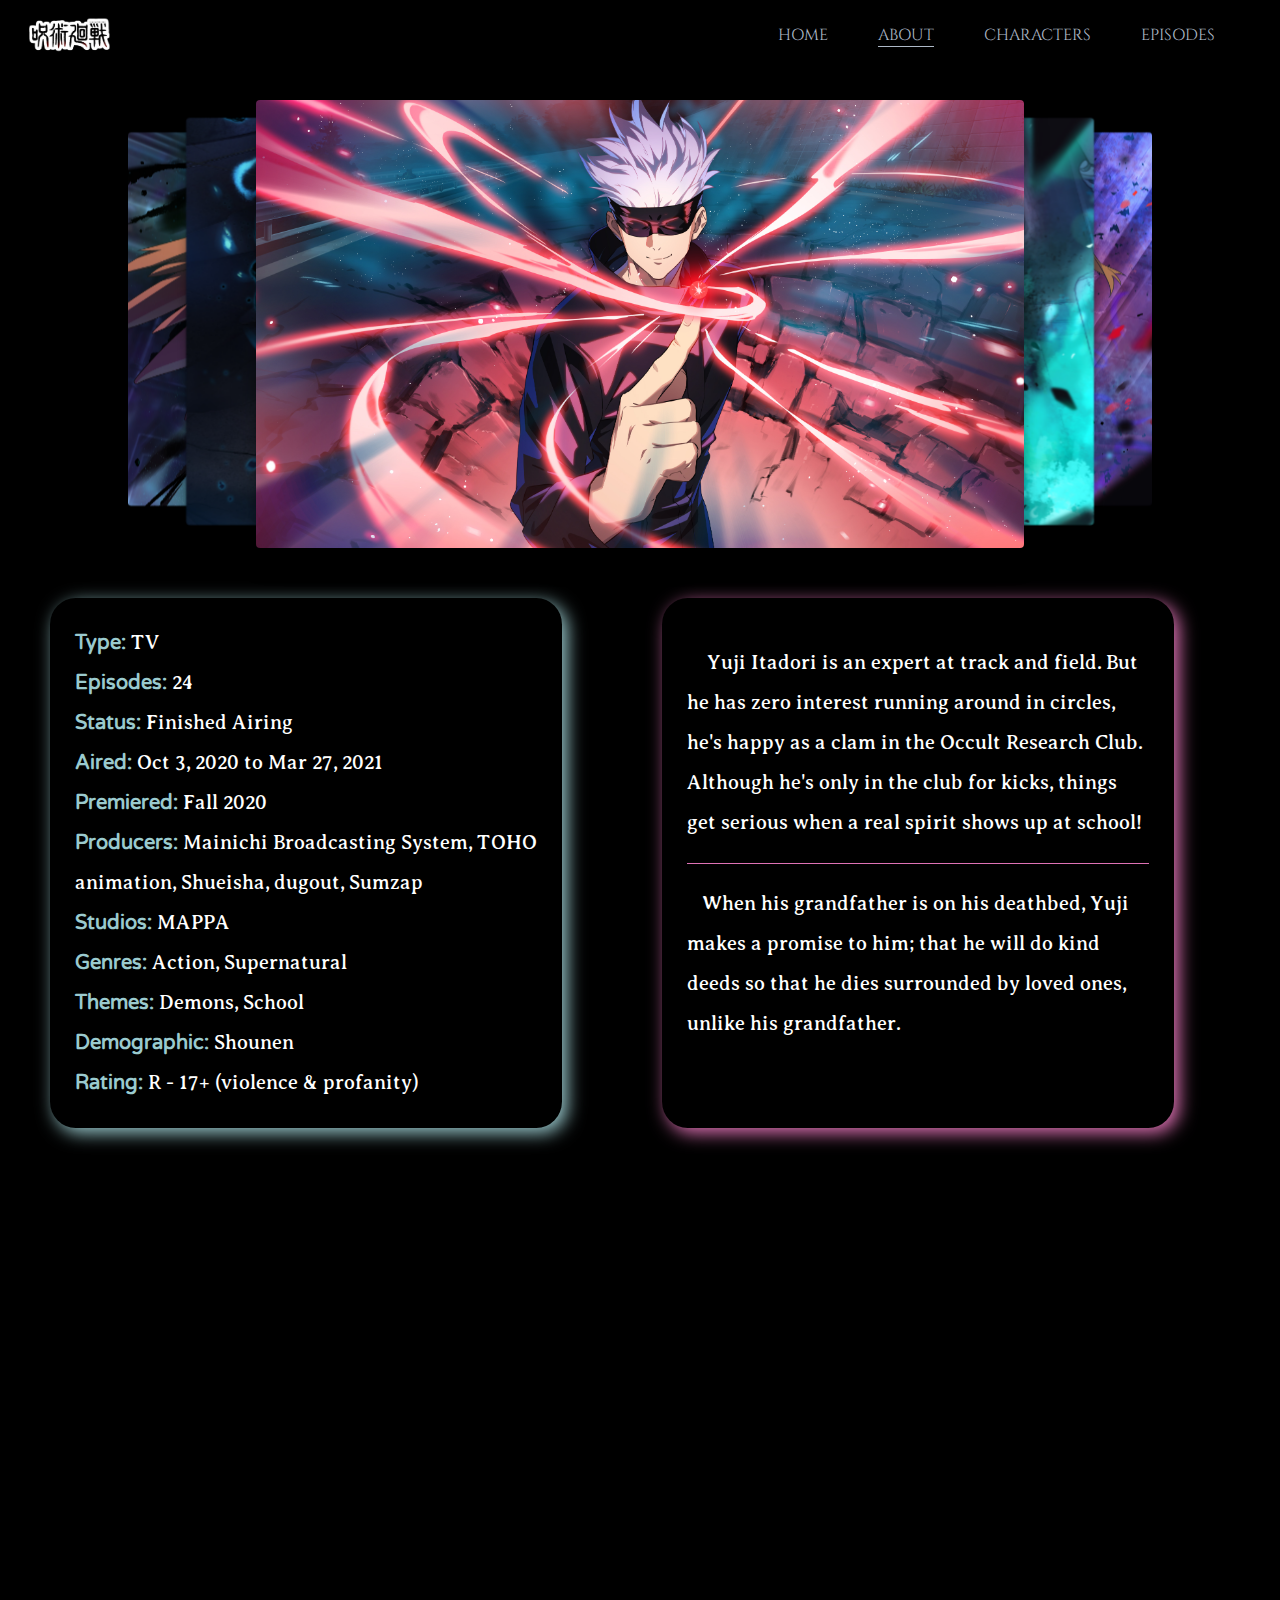
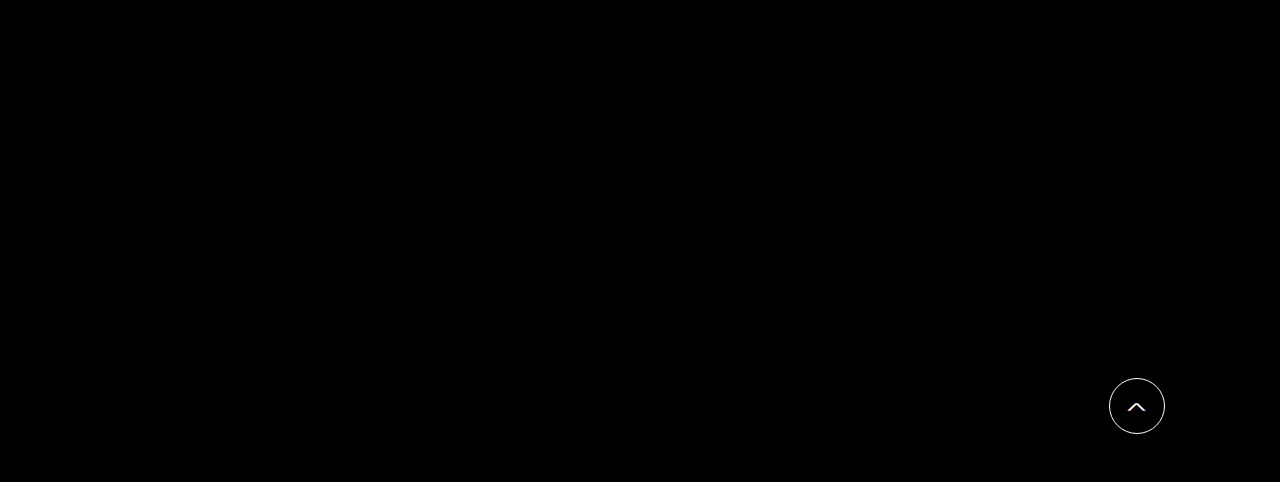
<file: about.html>
<!DOCTYPE html>
<html lang="en">
<head>
    <meta charset="UTF-8">
    <meta http-equiv="X-UA-Compatible" content="IE=edge">
    <meta name="viewport" content="width=device-width, initial-scale=1.0">
    <meta name="description" content="One of the best-selling manga series of all time. As of October 2021, the Jujutsu Kaisen manga had over 55 million copies in circulation, including digital versions and Jujutsu Kaisen 0">
	<meta name="keywords" content="jujutsukaisen, adventure, dark fantasy, supernatural, anime, watch anime, best anime, interesting anime, most-watched">
    <link rel="stylesheet" href="aboutstyle.css" title="jujutsu kaisen">
    <title>About Jujutsu Kaisen | Anime | Best Anime | 2020 Top Anime | Japanese Animation</title>
</head>
<body>
    <div id="preloader">

    </div>
    <header class="header">
        <nav class="navbar">
            <img src="logo.png" class="nav-logo" alt="jujutsu kaisen logo">
            <ul class="nav-menu">
                <li class="nav-item">
                    <a href="index.html" class="nav-link" title="Home">Home</a>
                </li>
                <li class="nav-item" id="thispage">
                    <a href="about.html" class="nav-link" title="About Jujutsu Kaisen">About</a>
                </li>
                <li class="nav-item">
                    <a href="character.html" class="nav-link" title="Jujutsu Kaisen Characters">Characters</a>
                </li>
                <li class="nav-item">
                    <a href="episode.html" class="nav-link" title="Jujutsu Kaisen Episodes">Episodes</a>
                </li>
            </ul>
            <div class="hamburger">
                <span class="bar"></span>
                <span class="bar"></span>
                <span class="bar"></span>
            </div>
        </nav>
    </header>
    <section id="slider">
        <input type="radio" name="slider" id="s1">
        <input type="radio" name="slider" id="s2">
        <input type="radio" name="slider" id="s3" checked>
        <input type="radio" name="slider" id="s4">
        <input type="radio" name="slider" id="s5">
        <label for="s1" id="slide1"></label>
        <label for="s2" id="slide2"></label>
        <label for="s3" id="slide3"></label>
        <label for="s4" id="slide4"></label>
        <label for="s5" id="slide5"></label>
    </section>
    <div class="content scrollFade">
        <div class="information">
            <p><strong>Type: </strong>TV</p>
            <p><strong>Episodes: </strong>24</p>
            <p><strong>Status: </strong>Finished Airing</p>
            <p><strong>Aired: </strong>Oct 3, 2020 to Mar 27, 2021</p>
            <p><strong>Premiered: </strong>Fall 2020</p>
            <p><strong>Producers: </strong>Mainichi Broadcasting System, TOHO animation, Shueisha, dugout, Sumzap</p>
            <p><strong>Studios: </strong>MAPPA</p>
            <p><strong>Genres: </strong>Action, Supernatural</p>
            <p><strong>Themes: </strong>Demons, School</p>
            <p><strong>Demographic: </strong>Shounen</p>
            <p><strong>Rating: </strong>R - 17+ (violence & profanity)</p>
        </div>
        <div class="history">
            <p> &nbsp;&nbsp;&nbsp; Yuji Itadori is an expert at track and field. But he has zero interest running around in circles, 
                he's happy as a clam in the Occult Research Club. Although he's only in the club for kicks, things get serious 
                when a real spirit shows up at school!</p>
            <p> &nbsp;&nbsp;&nbsp;When his grandfather is on his deathbed, Yuji makes a promise to him; that he will do kind deeds so that 
                he dies surrounded by loved ones, unlike his grandfather.</p>
        </div>
    </div>
    <div class="endingsong">
        <iframe width="560" height="315" src="https://www.youtube.com/embed/AWEm4tA2hMc" title="YouTube video player" frameborder="0" allow="accelerometer; autoplay; clipboard-write; encrypted-media; gyroscope; picture-in-picture" allowfullscreen></iframe>
    </div>
    <div class="footer">
        <div id="tobottom">
            <button id="scrollToTopBtn" title="Scroll to top">^</button>
        </div>
        <p class="scrollFade">20b1num0384</p>
        <p class="scrollFade">2021</p>
    </div>
</body>
<script src="loader.js"></script>
<script src="burger_scroll.js"></script>
<script src="scrollfade-0.1.js"></script>
</html>
</file>
<file: aboutstyle.css>
@import url('https://fonts.googleapis.com/css2?family=Roboto:ital,wght@0,500;1,400&display=swap');
@import url('https://fonts.googleapis.com/css2?family=Architects+Daughter&family=Arima+Madurai:wght@300&family=Averia+Serif+Libre:ital@1&family=Bangers&family=Cinzel:wght@500&family=Goudy+Bookletter+1911&family=Russo+One&family=Space+Grotesk&family=Varela+Round&display=swap');

* {
    margin: 0;
    padding: 0;
    box-sizing: border-box;
    background-color: none;
    font-family: 'Cinzel', serif;
}

html {
    font-size: 62.5%;
    font-family: 'Roboto', sans-serif;
    margin: 0;
}

body{
    background-color: black;
    user-select: none;
}

[type=radio] {
    display: none;
  }

#preloader{
    background: #000 url("loading.gif") no-repeat center center;
    background-size: 12%;
    height: 100vh;
    width: 100%;
    position: fixed;
    z-index: 100;
}

.nav-menu li {
    list-style: none;
}

.nav-item a {
    text-decoration: none;
    text-transform: uppercase;
    animation: glowblue 1s ease-in-out infinite alternate;
}

.navbar {
    display: flex;
    justify-content: space-between;
    align-items: center;
    padding: 1rem 1.5rem;
    animation: showup 7s 1;
    background-color: black;
    z-index: 3;
}

.navbar img{
  animation: slideLeft 1s ease-in-out forwards;
}

.hamburger {
    display: none;
}

.bar {
    display: block;
    width: 25px;
    height: 3px;
    margin: 5px auto;
    margin-right: 10px;
    -webkit-transition: all 0.3s ease-in-out;
    transition: all 0.3s ease-in-out;
    background-color: #ece5e5;
}

.nav-menu {
    display: flex;
    justify-content: space-between;
    align-items: center;
}

.nav-item {
    margin-right: 5rem;
    animation: slideRight 1s ease-in-out forwards;
}

.nav-link{
    font-size: 1.6rem;
    font-weight: 400;
    color: #aeb9c7;
}

.nav-link:hover{
    color: #ffffff;
    font-size: 1.8em;
}

.nav-logo {
    height: 50px;
    margin-left: 10px;
}

#thispage a{
  border-bottom: 1px solid #aeb9c7;
}

#slider {
    height: 35vw;
    position: relative;
    perspective: 1000px;
    transform-style: preserve-3d;
    padding: 30px 0;
    z-index: 0;
  }
  
  #slider label {
    margin: auto;
    width: 60%;
    height: 100%;
    border-radius: 4px;
    position: absolute;
    left: 0; 
    right: 0;
    cursor: pointer;
    transition: transform 0.4s ease;
  }

  #s1:checked ~ #slide4, #s2:checked ~ #slide5,
  #s3:checked ~ #slide1, #s4:checked ~ #slide2,
  #s5:checked ~ #slide3 {
    box-shadow: 0 1px 4px 0 rgba(0,0,0,.37);
    transform: translate3d(-30%,0,-200px);
  }
  
  #s1:checked ~ #slide5, #s2:checked ~ #slide1,
  #s3:checked ~ #slide2, #s4:checked ~ #slide3,
  #s5:checked ~ #slide4 {
    box-shadow: 0 6px 10px 0 rgba(0,0,0,.3), 0 2px 2px 0 rgba(0,0,0,.2);
    transform: translate3d(-15%,0,-100px);
  }
  
  #s1:checked ~ #slide1, #s2:checked ~ #slide2,
  #s3:checked ~ #slide3, #s4:checked ~ #slide4,
  #s5:checked ~ #slide5 {
    box-shadow: 0 13px 25px 0 rgba(0,0,0,.3), 0 11px 7px 0 rgba(0,0,0,.19);
    transform: translate3d(0,0,0);
  }
  
  #s1:checked ~ #slide2, #s2:checked ~ #slide3,
  #s3:checked ~ #slide4, #s4:checked ~ #slide5,
  #s5:checked ~ #slide1 {
    box-shadow: 0 6px 10px 0 rgba(0,0,0,.3), 0 2px 2px 0 rgba(0,0,0,.2);
    transform: translate3d(15%,0,-100px);
  }
  
  #s1:checked ~ #slide3, #s2:checked ~ #slide4,
  #s3:checked ~ #slide5, #s4:checked ~ #slide1,
  #s5:checked ~ #slide2 {
    box-shadow: 0 1px 4px 0 rgba(0,0,0,.37);
    transform: translate3d(30%,0,-200px);
  }
  
  #slide1 { background-image: url("slideshow1.jpg"); background-size: cover;}
  #slide2 { background-image: url("slideshow2.jpg"); background-size: cover;}
  #slide3 { background-image: url("slideshow3.jpg"); background-size: cover;}
  #slide4 { background-image: url("slideshow4.jpg"); background-size: cover;}
  #slide5 { background-image: url("slideshow5.jpg"); background-size: cover;}

.content{
    display: flex;
}

.information{
    width: 40%;
    margin: 80px 50px;
    background:black;
    box-shadow: 5px 5px 18px rgb(154, 202, 206);
    padding: 25px;
    border-radius: 5%;
    animation: glowblue 1s ease-in-out infinite alternate;
    align-items: center;
}

.information p{
    color: white;
    font-size: 2em;
    line-height: 40px;
    font-family: 'Averia Serif Libre', cursive;
}

.information strong{
    font-family: 'Varela Round', sans-serif;
    color: rgb(154, 202, 206);
}

.history{
    width: 40%;
    margin: 80px 50px;
    background:black;
    box-shadow: 5px 5px 18px #df72b5;
    padding: 25px;
    border-radius: 5%;
    animation: glowpink 1s ease-in-out infinite alternate;
}

.history p{
    color: white;
    font-size: 2em;
    line-height: 40px;
    font-family: 'Averia Serif Libre', cursive;
    border-bottom: 1px solid #df72b5;
    padding: 20px 0;
}

.history p:last-child{
    border: none;
}

.endingsong{
    position: relative;
    padding: 0 6% 56.25% 6%;
    height: 0;
}

.endingsong iframe{
    width: 85%;
    height: 85%;
    position: absolute;
}

  .footer{
    color: rgb(241, 237, 221);
    margin: 50px 40px;
    text-align: center;
    font-family: 'Averia Serif Libre', cursive;
    text-transform: uppercase;
    animation: glowblue 2s ease-in-out infinite alternate;
    font-size: 2em;
  }

  #scrollToTopBtn {
    background-color: black;
    border: 1px solid white;
    border-radius: 50%;
    color: white;
    cursor: pointer;
    font-size: 2em;
    width: 1.4em;
  }

#tobottom{
  position: absolute;
  right: 9%;
}

.scrollFade {
    opacity: 1;
    pointer-events: all;
  }
  
  .scrollFade--hidden {
    opacity: 0;
    pointer-events: none;
  }
  
  .scrollFade--visible {
    opacity: 1;
    pointer-events: all;
  }
  
  .scrollFade--animate {
    transition: opacity 2s ease-in-out;
  }

@keyframes glowblue {
    from {
      text-shadow: 0 0 20px #2d9da9;
    }
    to {
      text-shadow: 0 0 30px #34b3c1, 0 0 10px #4dbbc7;
    }
  }

  @keyframes glowred {
    from {
      text-shadow: 0 0 20px #fc2525;
    }
    to {
      text-shadow: 0 0 30px #84f0fc, 0 0 10px #77fd65;
    }
  }

  @keyframes glowpink {
    from {
      text-shadow: 0 0 20px #b83497;
    }
    to {
      text-shadow: 0 0 30px #ce93dd, 0 0 10px #df72b5;
    }
  }

  @keyframes showup {
    0% {opacity:0;}
    25% {opacity:1;}
    100% {opacity:1;}
}

@keyframes slideLeft
{
	0%{
		transform: translateX(-150px);
		opacity: 0;
	}
	100%{
		transform: translateX(0px);
		opacity: 1;
	}
}

@keyframes slideRight
{
	0%
	{
		transform: translateX(150px);
		opacity: 0;
	}
	100%
	{
		transform: translateX(0px);
		opacity: 1;
	}
}

@media only screen and (max-width: 768px) {
    .nav-menu {
        position: fixed;
        left: -100%;
        top: 5rem;
        flex-direction: column;
        background-color: rgba(0, 0, 0, 0.89);
        width: 100%;
        border-radius: 10px;
        text-align: center;
        transition: 0.3s;
    }

    .nav-menu.active {
        left: 0;
    }

    .nav-item {
        margin: 2.5rem 0;
    }

    .navbar{
      position: sticky;
    }

    .hamburger {
        display: block;
        cursor: pointer;
    }

    .hamburger.active .bar:nth-child(2) {
        opacity: 0;
    }

    .hamburger.active .bar:nth-child(1) {
        -webkit-transform: translateY(8px) rotate(45deg);
        transform: translateY(8px) rotate(45deg);
    }

    .hamburger.active .bar:nth-child(3) {
        -webkit-transform: translateY(-8px) rotate(-45deg);
        transform: translateY(-8px) rotate(-45deg);
    }

.content{
    flex-direction: column;
}

    .information{
        width: 80%;
        margin: 80px 80px 40px 40px;
        border-radius: 10%;
    }
    
    .information p{
        font-size: 1.5em;
        line-height: 30px;
    }

    .history{
        width: 80%;
        margin: 80px 80px 40px 40px;
        border-radius: 10%;
    }
    
    .history p{
        font-size: 1.5em;
        line-height: 30px;
    }

    .footer p{
        font-size: 10px;
    }
    #scrollToTopBtn {
        font-size: 1em;
        width: 1.4em;
    }
}
</file>
